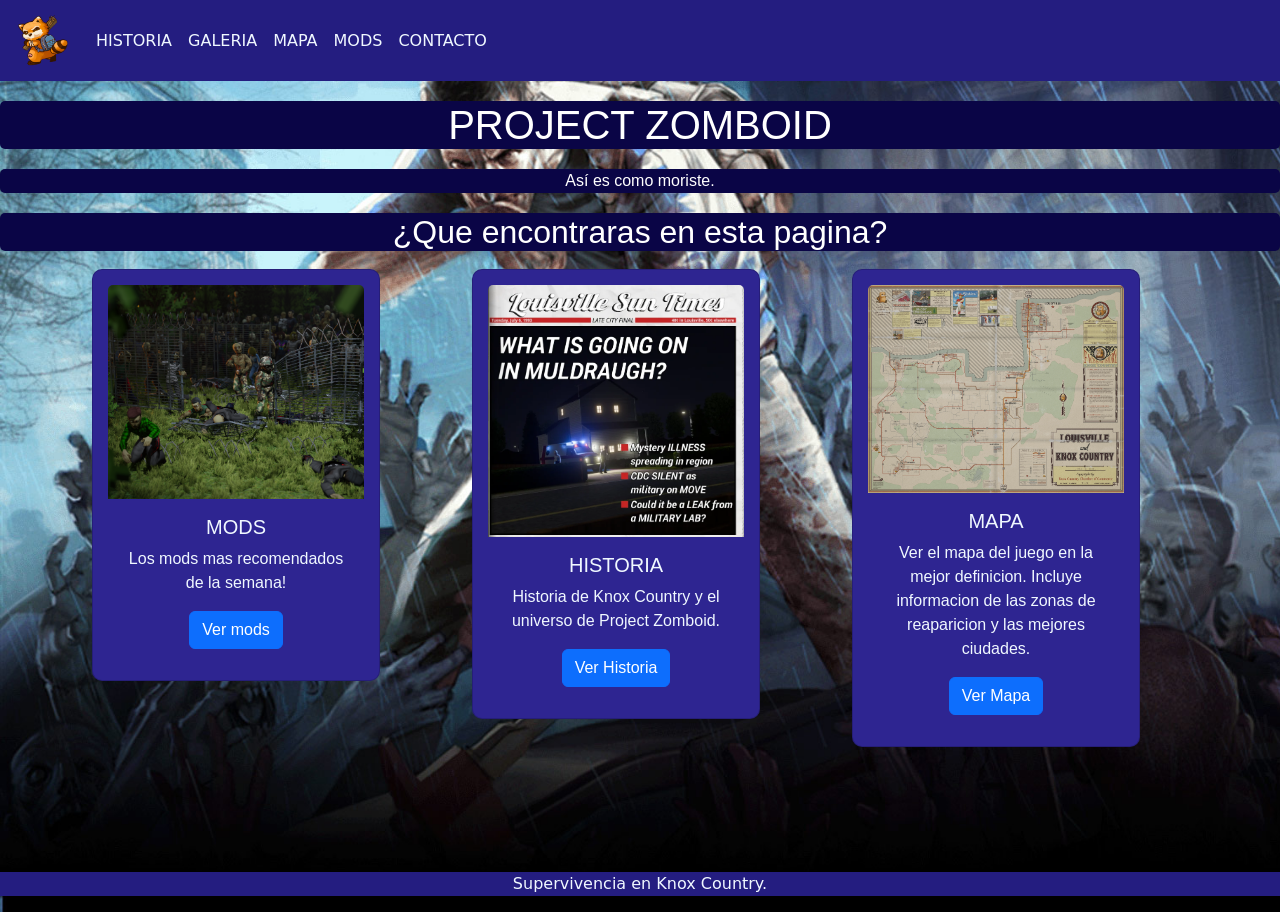
<file: index.html>
<!DOCTYPE html>
<html lang="en">
<head>
    <meta charset="UTF-8">
    <meta name="viewport" content="width=device-width, initial-scale=1.0">
    <title>Document</title>
    <link href="https://cdn.jsdelivr.net/npm/bootstrap@5.3.8/dist/css/bootstrap.min.css" rel="stylesheet" integrity="sha384-sRIl4kxILFvY47J16cr9ZwB07vP4J8+LH7qKQnuqkuIAvNWLzeN8tE5YBujZqJLB" crossorigin="anonymous">
    <script src="https://cdn.jsdelivr.net/npm/bootstrap@5.3.8/dist/js/bootstrap.bundle.min.js" integrity="sha384-FKyoEForCGlyvwx9Hj09JcYn3nv7wiPVlz7YYwJrWVcXK/BmnVDxM+D2scQbITxI" crossorigin="anonymous"></script>
    <link rel="stylesheet" href="css/style.css">
</head>
<body>
    <nav class="navbar navbar-expand-lg bg-personalizado">
  <div class="container-fluid">
    <a class="navbar-brand" href="index.html"><img src="img\spiffo.webp" alt="spiffo" width="60" height="55"></a>
    <button class="navbar-toggler" type="button" data-bs-toggle="collapse" data-bs-target="#navbarSupportedContent" aria-controls="navbarSupportedContent" aria-expanded="false" aria-label="Toggle navigation">
      <span class="navbar-toggler-icon"></span>
    </button>
    <div class="collapse navbar-collapse" id="navbarSupportedContent">
      <ul class="navbar-nav me-auto mb-2 mb-lg-0">
        <li class="nav-item">
          <a class="nav-link color-letras" aria-current="page" href="historia.html">HISTORIA</a>
        </li>
        <li class="nav-item">
          <a class="nav-link color-letras" href="galeria.html">GALERIA</a>
        </li>
        <li class="nav-item">
          <a class="nav-link color-letras" href="mapa.html">MAPA</a>
        </li>
        <li class="nav-item">
          <a class="nav-link color-letras" href="mods.html">MODS</a>
        </li>
        <li class="nav-item">
          <a class="nav-link color-letras" href="contacto.html">CONTACTO</a>
        </li>
    </div>
  </div>
</nav>

<section style="text-align: center">

    <h1 class="color-parrafos-inicio marco-texto" >PROJECT ZOMBOID</h1>
   <p class="color-parrafos-inicio marco-texto" >Así es como moriste.</p>
            
</section>

<section class="color-parrafos-inicio ">
  <h2 class= "marco-texto" style="text-align: center" >¿Que encontraras en esta pagina?</h2>
  <div class="container text-center tarjeta-index-borde ">
    <div class="row">
      <div class="col">
        <div class="card tarjeta tarjeta-index-borde" style="width: 18rem;">
  <img src="img/LSTJuly15.png" class="card-img-top" alt="...">
  <div class="card-body">
    <h5 class="card-title">MODS</h5>
    <p class="card-text">Los mods mas recomendados de la semana!</p>
    <a href="mods.html" class="btn btn-primary" style="font-family:'Segoe UI', Tahoma, Geneva, Verdana, sans-serif">Ver mods</a>
  </div>
</div>
    </div>
    <div class="col">
      <div class="card tarjeta tarjeta-index-borde" style="width: 18rem;">
  <img src="img/LouisvilleSunTimesPhoto_July6.webp" class="card-img-top" alt="...">
  <div class="card-body">
    <h5 class="card-title">HISTORIA</h5>
    <p class="card-text">Historia de Knox Country y el universo de Project Zomboid.</p>
    <a href="historia.html" class="btn btn-primary" style="font-family:'Segoe UI', Tahoma, Geneva, Verdana, sans-serif">Ver Historia</a>
  </div>
</div>
    </div>
    <div class="col">
      <div class="card tarjeta tarjeta-index-borde" style="width: 18rem;">
  <img src="img/KnoxCountry.webp" class="card-img-top " alt="...">
  <div class="card-body">
    <h5 class="card-title">MAPA</h5>
    <p class="card-text">Ver el mapa del juego en la mejor definicion. Incluye informacion de las zonas de reaparicion y las mejores ciudades.</p>
    <a href="mapa.html" class="btn btn-primary" style="font-family:'Segoe UI', Tahoma, Geneva, Verdana, sans-serif">Ver Mapa</a>
  </div>
</div>
    </div>
    </div>
  </div>
</section>

</body>


<footer class="text-center bg-personalizado">
        <p class="color-letras" >Supervivencia en Knox Country.</p>
    </footer>

    

</html>
</file>
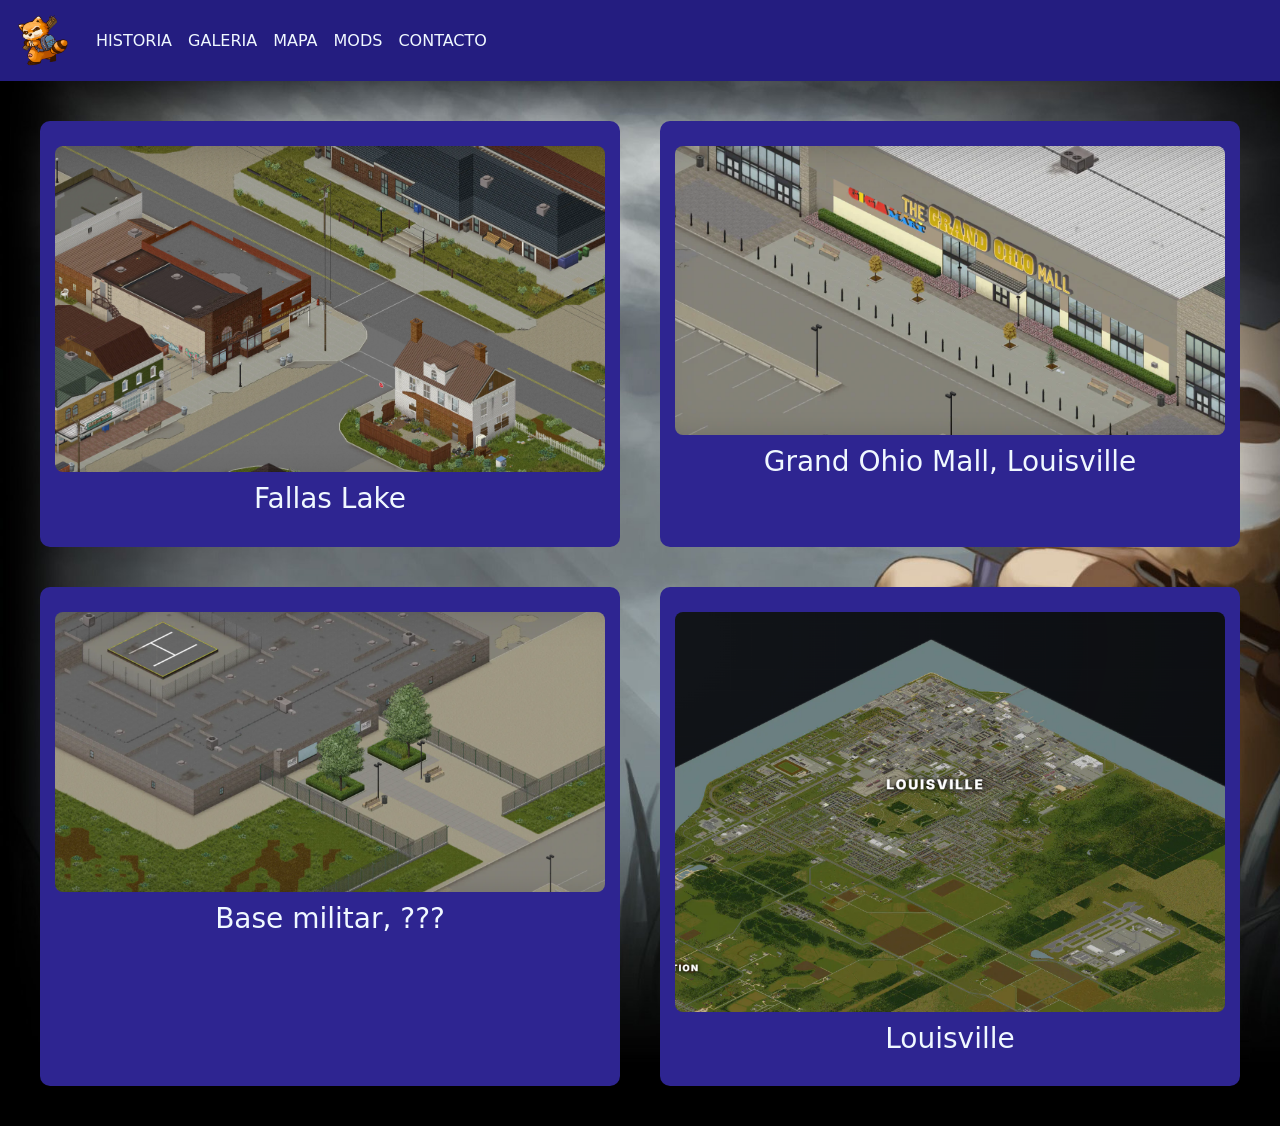
<file: galeria.html>
<!DOCTYPE html>
<html lang="en">
<head>
    <meta charset="UTF-8">
    <meta name="viewport" content="width=device-width, initial-scale=1.0">
    <title>GALERIA</title>
    <link href="https://cdn.jsdelivr.net/npm/bootstrap@5.3.8/dist/css/bootstrap.min.css" rel="stylesheet" integrity="sha384-sRIl4kxILFvY47J16cr9ZwB07vP4J8+LH7qKQnuqkuIAvNWLzeN8tE5YBujZqJLB" crossorigin="anonymous">
    <script src="https://cdn.jsdelivr.net/npm/bootstrap@5.3.8/dist/js/bootstrap.bundle.min.js" integrity="sha384-FKyoEForCGlyvwx9Hj09JcYn3nv7wiPVlz7YYwJrWVcXK/BmnVDxM+D2scQbITxI" crossorigin="anonymous"></script>
    <link rel="stylesheet" href="css/style.css">
</head>
<body class = "body-fondo2">

<nav class="navbar navbar-expand-lg bg-personalizado">
  <div class="container-fluid">
    <a class="navbar-brand" href="index.html"><img src="img\spiffo.webp" alt="spiffo" width="60" height="55"></a>
    <button class="navbar-toggler" type="button" data-bs-toggle="collapse" data-bs-target="#navbarSupportedContent" aria-controls="navbarSupportedContent" aria-expanded="false" aria-label="Toggle navigation">
      <span class="navbar-toggler-icon"></span>
    </button>
    <div class="collapse navbar-collapse" id="navbarSupportedContent">
      <ul class="navbar-nav me-auto mb-2 mb-lg-0">
        <li class="nav-item">
          <a class="nav-link color-letras" aria-current="page" href="historia.html">HISTORIA</a>
        </li>
        <li class="nav-item">
          <a class="nav-link color-letras" href="galeria.html">GALERIA</a>
        </li>
        <li class="nav-item">
          <a class="nav-link color-letras" href="mapa.html">MAPA</a>
        </li>
        <li class="nav-item">
          <a class="nav-link color-letras" href="mods.html">MODS</a>
        </li>
        <li class="nav-item">
          <a class="nav-link color-letras" href="contacto.html">CONTACTO</a>
        </li>
    </div>
  </div>
</nav>

<section class="tarjetas-grid">

  <div class="tarjeta">
    <img src="img/fallaslake.png" alt="Fallas Lake" class="tarjeta-imagen">
    <h3>Fallas Lake</h3>
    <p></p>
  </div>

  <div class="tarjeta">
    <img src="img/mallohio.png" alt="Grand Ohio Mall" class="tarjeta-imagen">
    <h3>Grand Ohio Mall, Louisville</h3>
    <p></p>
  </div>

  <div class="tarjeta">
    <img src="img/base.png" alt="Base militar" class="tarjeta-imagen">
    <h3>Base militar, ???</h3>
    <p></p>
  </div>

  <div class="tarjeta">
    <img src="img/louisville.png" alt="Louisville" class="tarjeta-imagen">
    <h3>Louisville</h3>
    <p></p>
  </div>

</section>

    
</body>
</html>
</file>
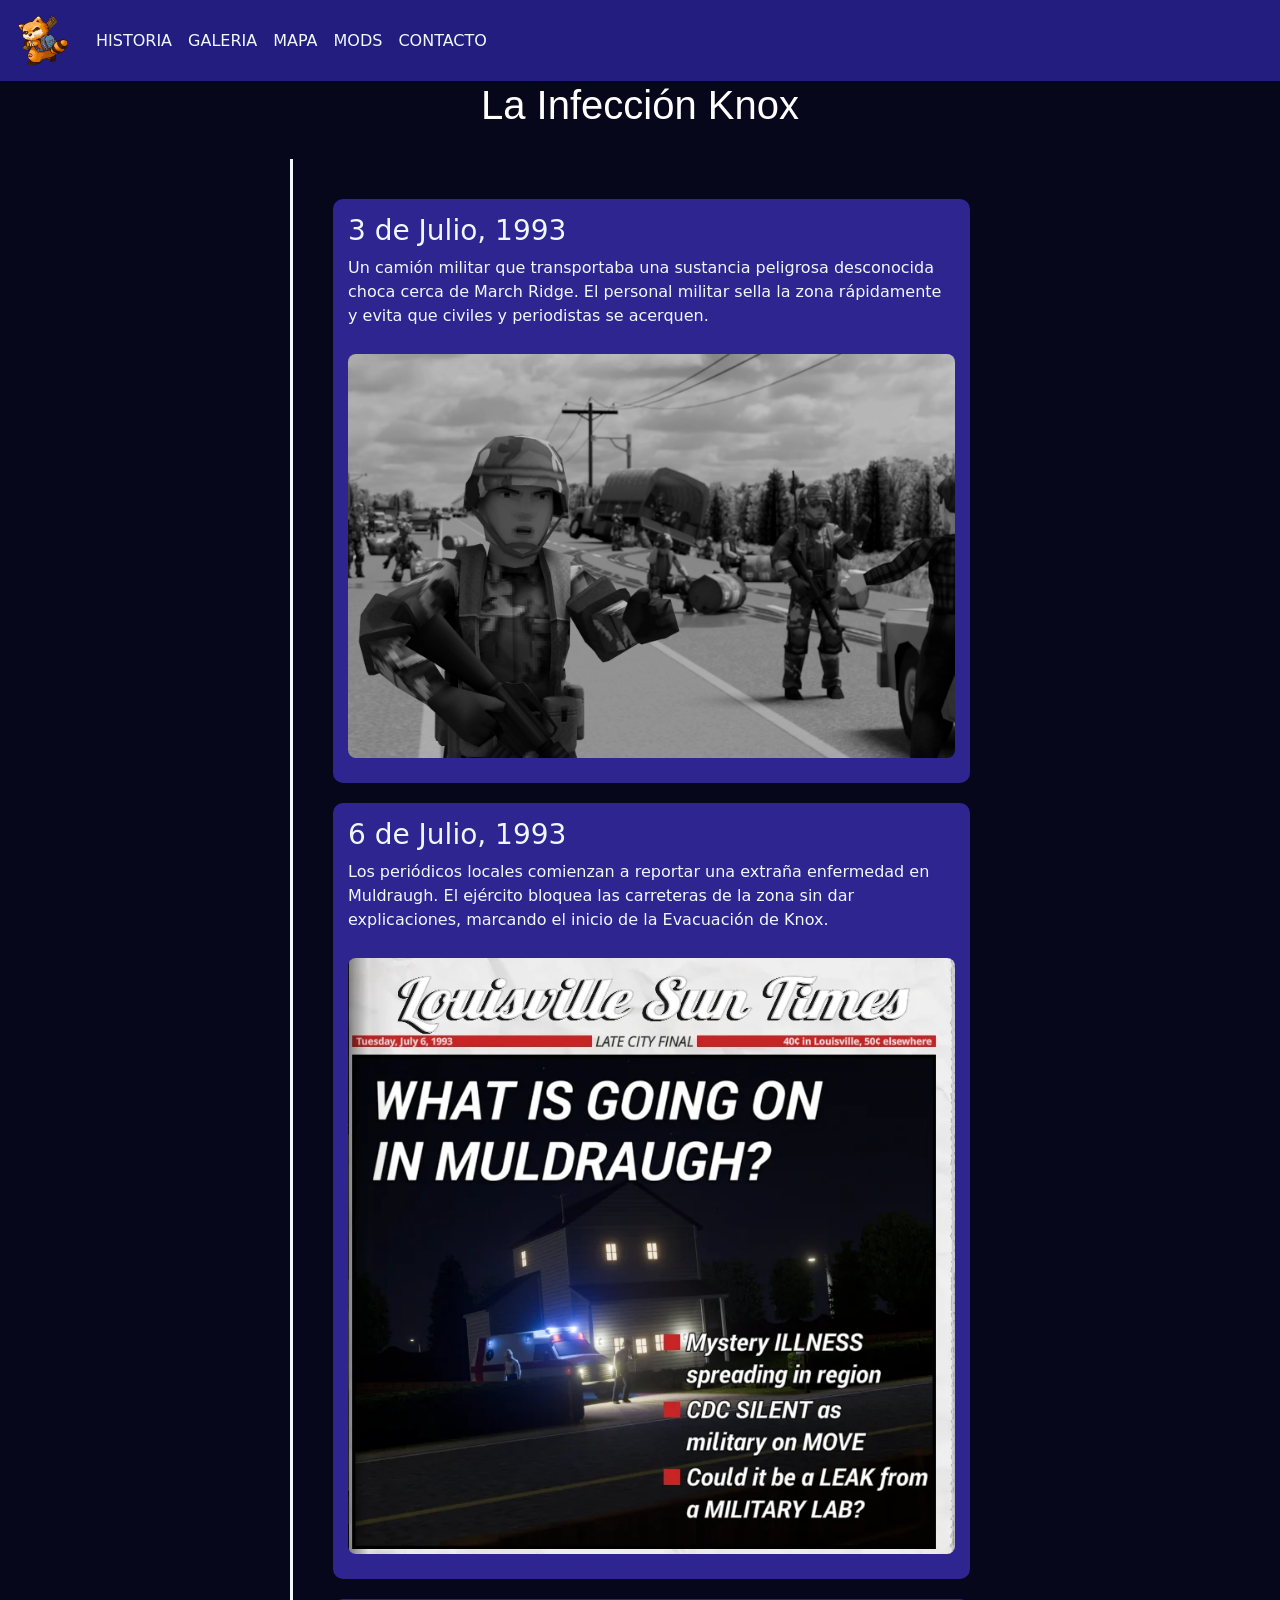
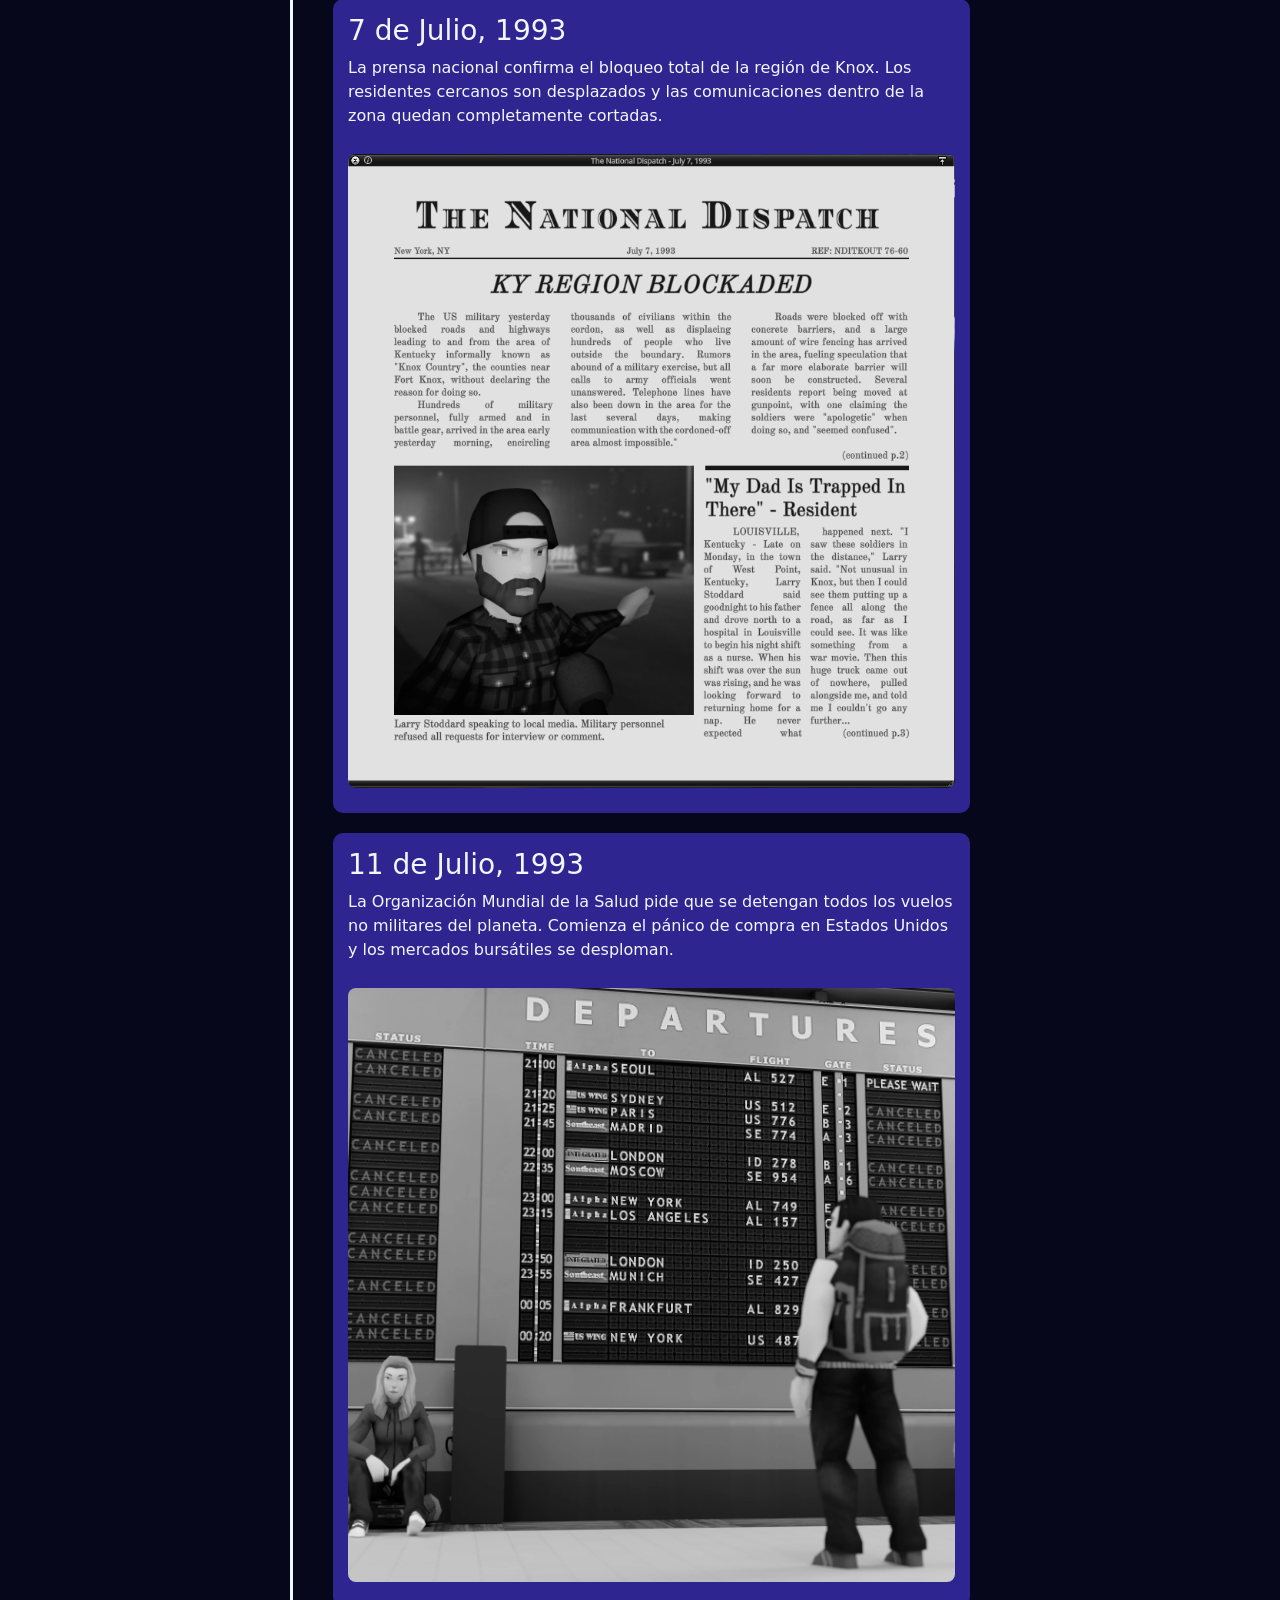
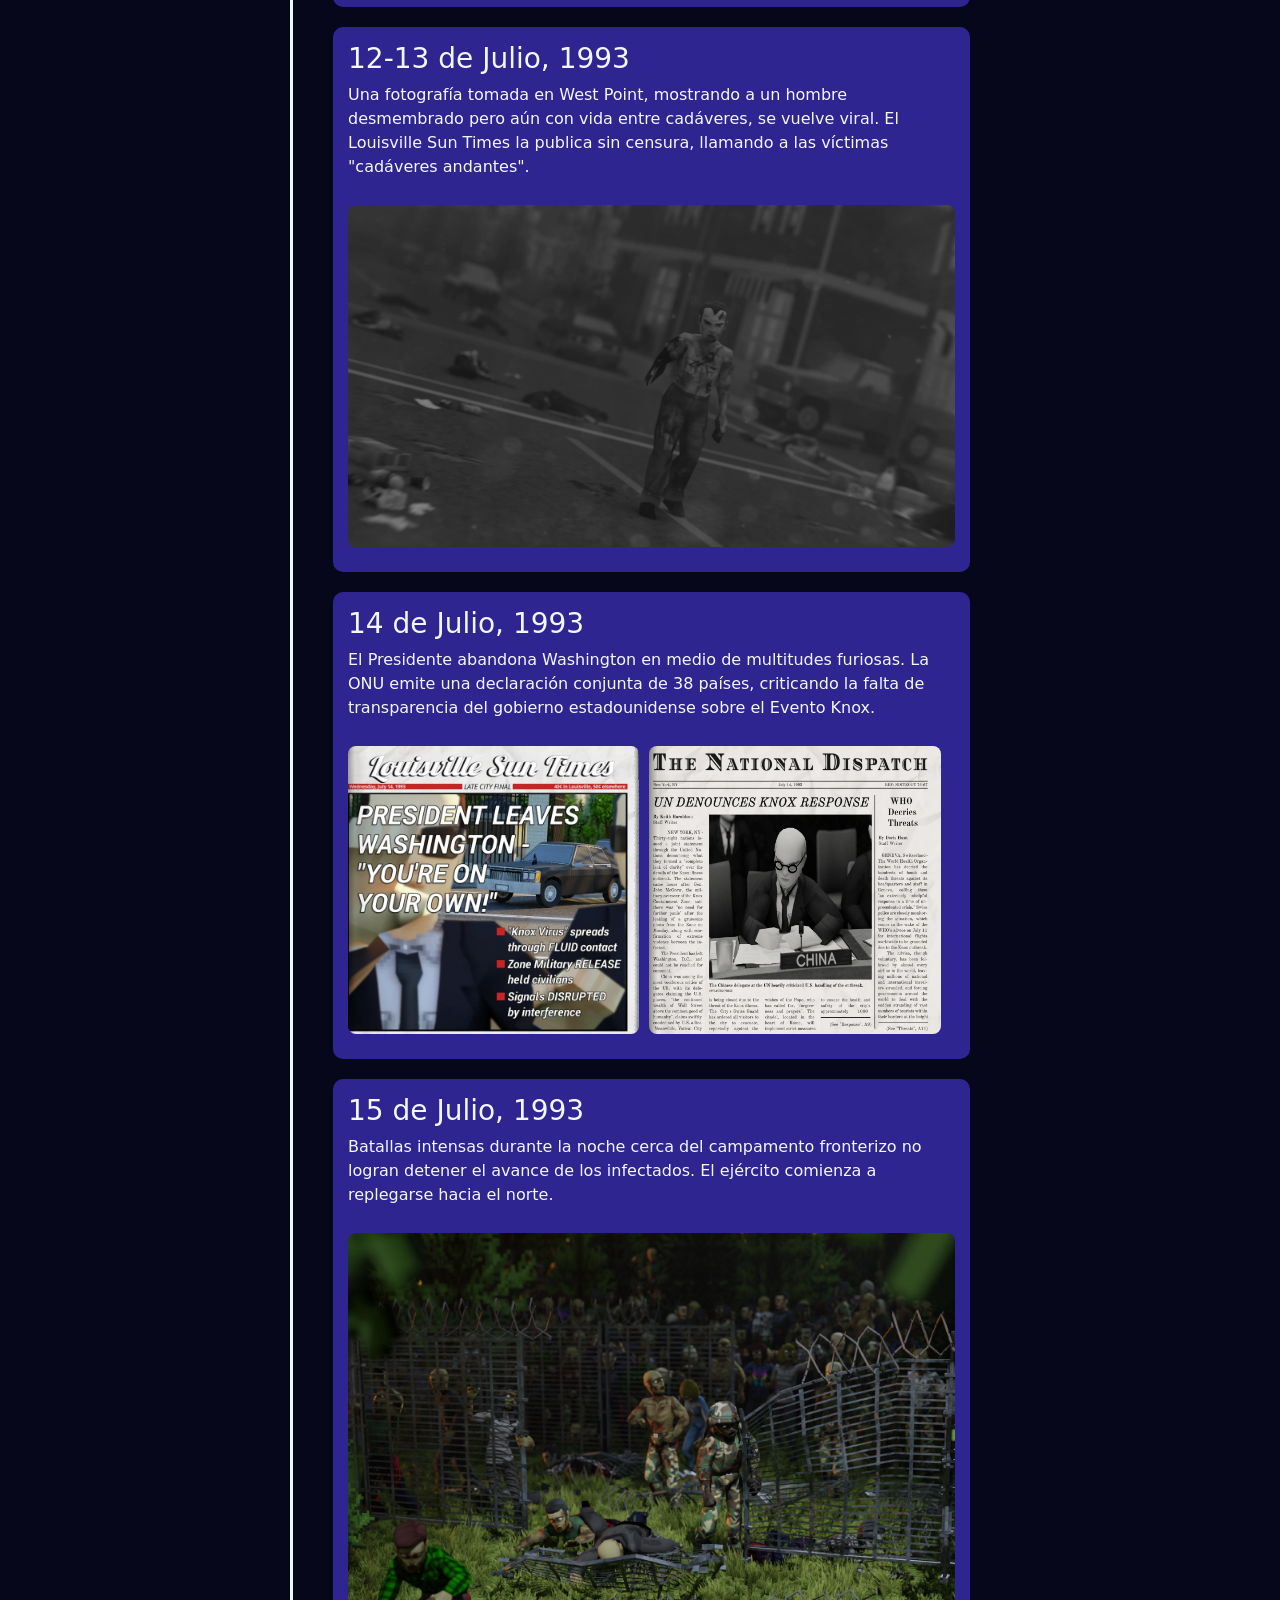
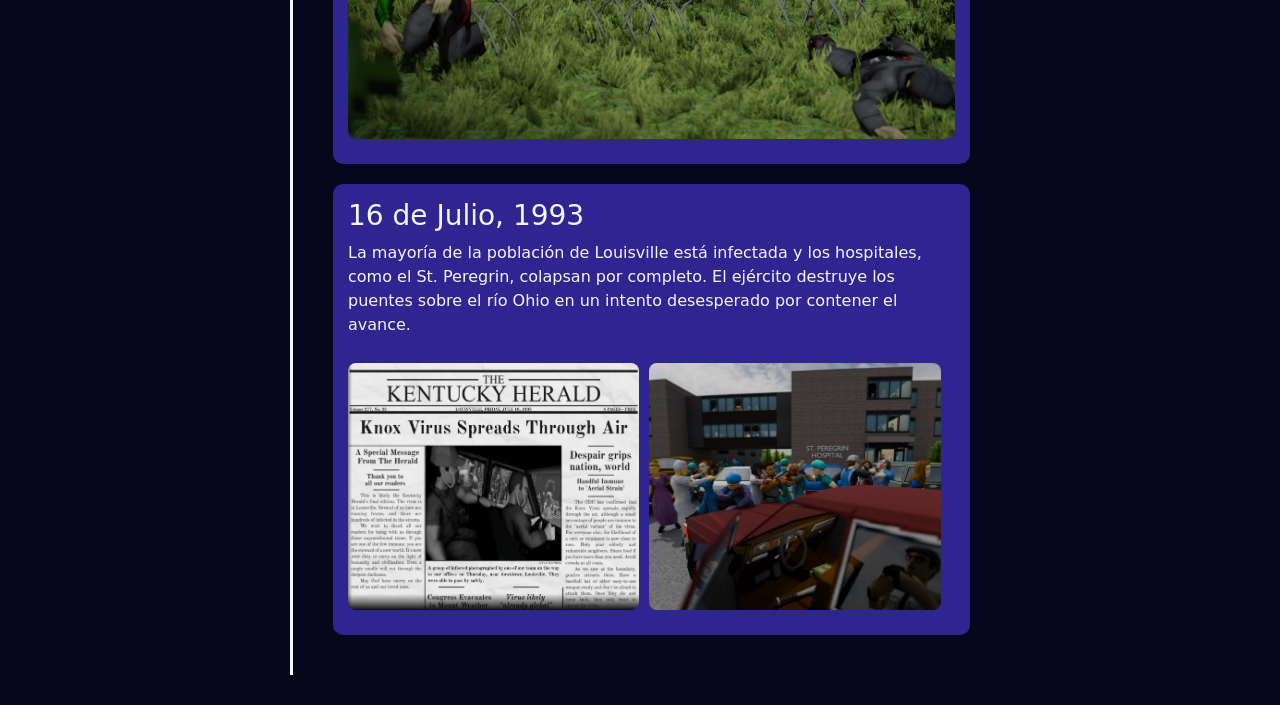
<file: historia.html>
<!DOCTYPE html>
<html lang="en">
<head>
    <meta charset="UTF-8">
    <meta name="viewport" content="width=device-width, initial-scale=1.0">
    <title>Historia</title>
    <link href="https://cdn.jsdelivr.net/npm/bootstrap@5.3.8/dist/css/bootstrap.min.css" rel="stylesheet" integrity="sha384-sRIl4kxILFvY47J16cr9ZwB07vP4J8+LH7qKQnuqkuIAvNWLzeN8tE5YBujZqJLB" crossorigin="anonymous">
    <script src="https://cdn.jsdelivr.net/npm/bootstrap@5.3.8/dist/js/bootstrap.bundle.min.js" integrity="sha384-FKyoEForCGlyvwx9Hj09JcYn3nv7wiPVlz7YYwJrWVcXK/BmnVDxM+D2scQbITxI" crossorigin="anonymous"></script>
    <link rel="stylesheet" href="css/style.css">
</head>
<body id="body-historia">
    <nav class="navbar navbar-expand-lg bg-personalizado">
  <div class="container-fluid">
    <a class="navbar-brand" href="index.html"><img src="img\spiffo.webp" alt="spiffo" width="60" height="55"></a>
    <button class="navbar-toggler" type="button" data-bs-toggle="collapse" data-bs-target="#navbarSupportedContent" aria-controls="navbarSupportedContent" aria-expanded="false" aria-label="Toggle navigation">
      <span class="navbar-toggler-icon"></span>
    </button>
    <div class="collapse navbar-collapse" id="navbarSupportedContent">
      <ul class="navbar-nav me-auto mb-2 mb-lg-0">
        <li class="nav-item">
          <a class="nav-link color-letras" aria-current="page" href="historia.html">HISTORIA</a>
        </li>
        <li class="nav-item">
          <a class="nav-link color-letras" href="galeria.html">GALERIA</a>
        </li>
        <li class="nav-item">
          <a class="nav-link color-letras" href="mapa.html">MAPA</a>
        </li>
        <li class="nav-item">
          <a class="nav-link color-letras" href="mods.html">MODS</a>
        </li>
        <li class="nav-item">
          <a class="nav-link color-letras" href="contacto.html">CONTACTO</a>
        </li>
      </ul>
    </div>
  </div>
</nav>

<h1 style="text-align: center;" class="color-parrafos-inicio">La Infección Knox</h1>

<div class="timeline">

  <div class="timeline-item">
    <h3>3 de Julio, 1993</h3>
    <p>Un camión militar que transportaba una sustancia peligrosa desconocida choca cerca de March Ridge. El personal militar sella la zona rápidamente y evita que civiles y periodistas se acerquen.</p>
    <img src="img/MilitaryChemicalLeak.webp" alt="Accidente militar cerca de March Ridge" class="tarjeta-imagen">
  </div>

  <div class="timeline-item">
    <h3>6 de Julio, 1993</h3>
    <p>Los periódicos locales comienzan a reportar una extraña enfermedad en Muldraugh. El ejército bloquea las carreteras de la zona sin dar explicaciones, marcando el inicio de la Evacuación de Knox.</p>
    <img src="img/LouisvilleSunTimesPhoto_July6.webp" alt="Louisville Sun Times, 6 de julio" class="tarjeta-imagen">
  </div>

  <div class="timeline-item">
    <h3>7 de Julio, 1993</h3>
    <p>La prensa nacional confirma el bloqueo total de la región de Knox. Los residentes cercanos son desplazados y las comunicaciones dentro de la zona quedan completamente cortadas.</p>
    <img src="img/Newspaper_EnNationalDispatch.png" alt="The National Dispatch, 7 de julio" class="tarjeta-imagen">
  </div>

  <div class="timeline-item">
    <h3>11 de Julio, 1993</h3>
    <p>La Organización Mundial de la Salud pide que se detengan todos los vuelos no militares del planeta. Comienza el pánico de compra en Estados Unidos y los mercados bursátiles se desploman.</p>
    <img src="img/AllFlightsGrounded.webp" alt="Aeropuerto con vuelos cancelados" class="tarjeta-imagen">
  </div>

  <div class="timeline-item">
    <h3>12-13 de Julio, 1993</h3>
    <p>Una fotografía tomada en West Point, mostrando a un hombre desmembrado pero aún con vida entre cadáveres, se vuelve viral. El Louisville Sun Times la publica sin censura, llamando a las víctimas "cadáveres andantes".</p>
    <img src="img/TheDismemberedInfected.webp" alt="Infectado desmembrado en West Point" class="tarjeta-imagen">
  </div>

  <div class="timeline-item">
    <h3>14 de Julio, 1993</h3>
    <p>El Presidente abandona Washington en medio de multitudes furiosas. La ONU emite una declaración conjunta de 38 países, criticando la falta de transparencia del gobierno estadounidense sobre el Evento Knox.</p>
    <div class="timeline-imagenes">
      <img src="img/LouisvilleSunTimes_July14.webp" alt="Louisville Sun Times, 14 de julio" class="tarjeta-imagen">
      <img src="img/NationalDispatch_July14.webp" alt="National Dispatch, 14 de julio" class="tarjeta-imagen">
    </div>
  </div>

  <div class="timeline-item">
    <h3>15 de Julio, 1993</h3>
    <p>Batallas intensas durante la noche cerca del campamento fronterizo no logran detener el avance de los infectados. El ejército comienza a replegarse hacia el norte.</p>
    <img src="img/LSTJuly15.png" alt="Louisville Sun Times, 15 de julio" class="tarjeta-imagen">
  </div>

  <div class="timeline-item">
    <h3>16 de Julio, 1993</h3>
    <p>La mayoría de la población de Louisville está infectada y los hospitales, como el St. Peregrin, colapsan por completo. El ejército destruye los puentes sobre el río Ohio en un intento desesperado por contener el avance.</p>
    <div class="timeline-imagenes">
      <img src="img/TheKentuckyHeraldJuly16.webp" alt="The Kentucky Herald, 16 de julio" class="tarjeta-imagen">
      <img src="img/StPeregrinOverrun.webp" alt="Hospital St. Peregrin desbordado" class="tarjeta-imagen">
    </div>
  </div>

</div>

</body>
</html>
</file>
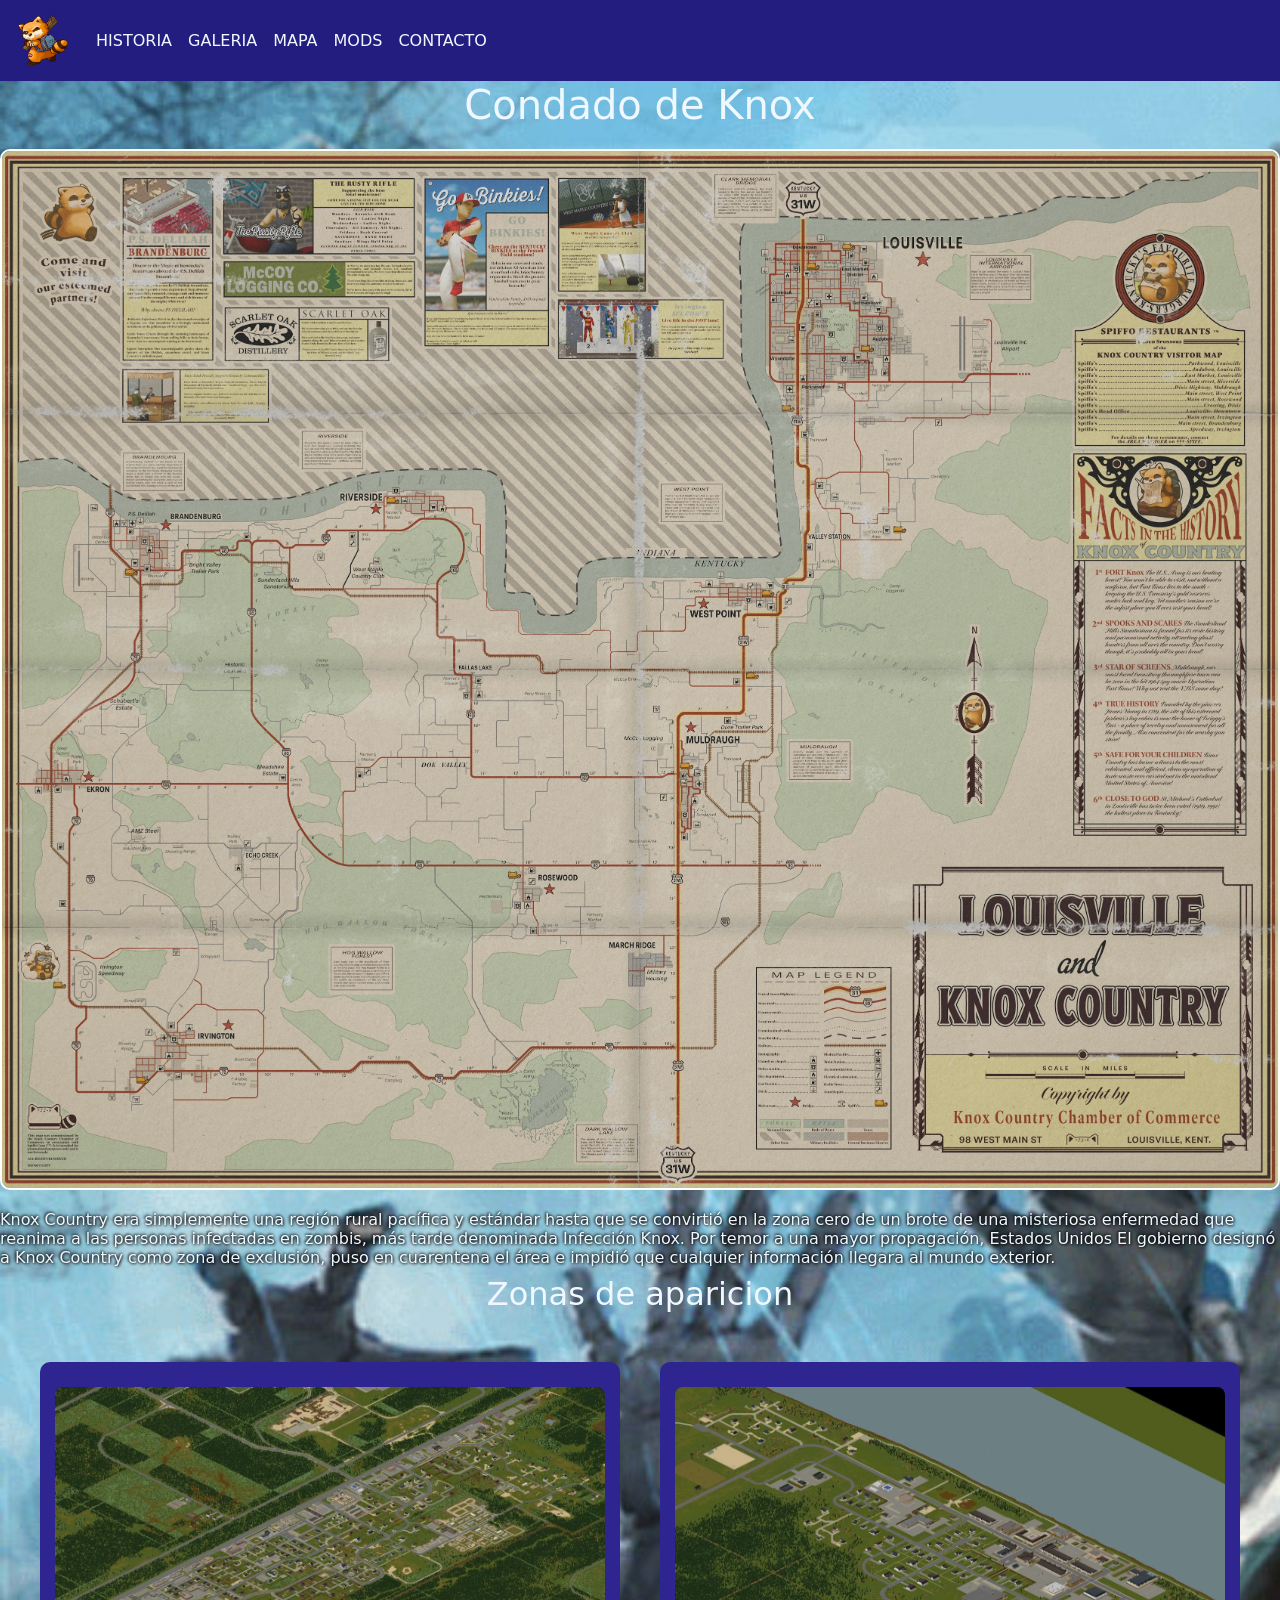
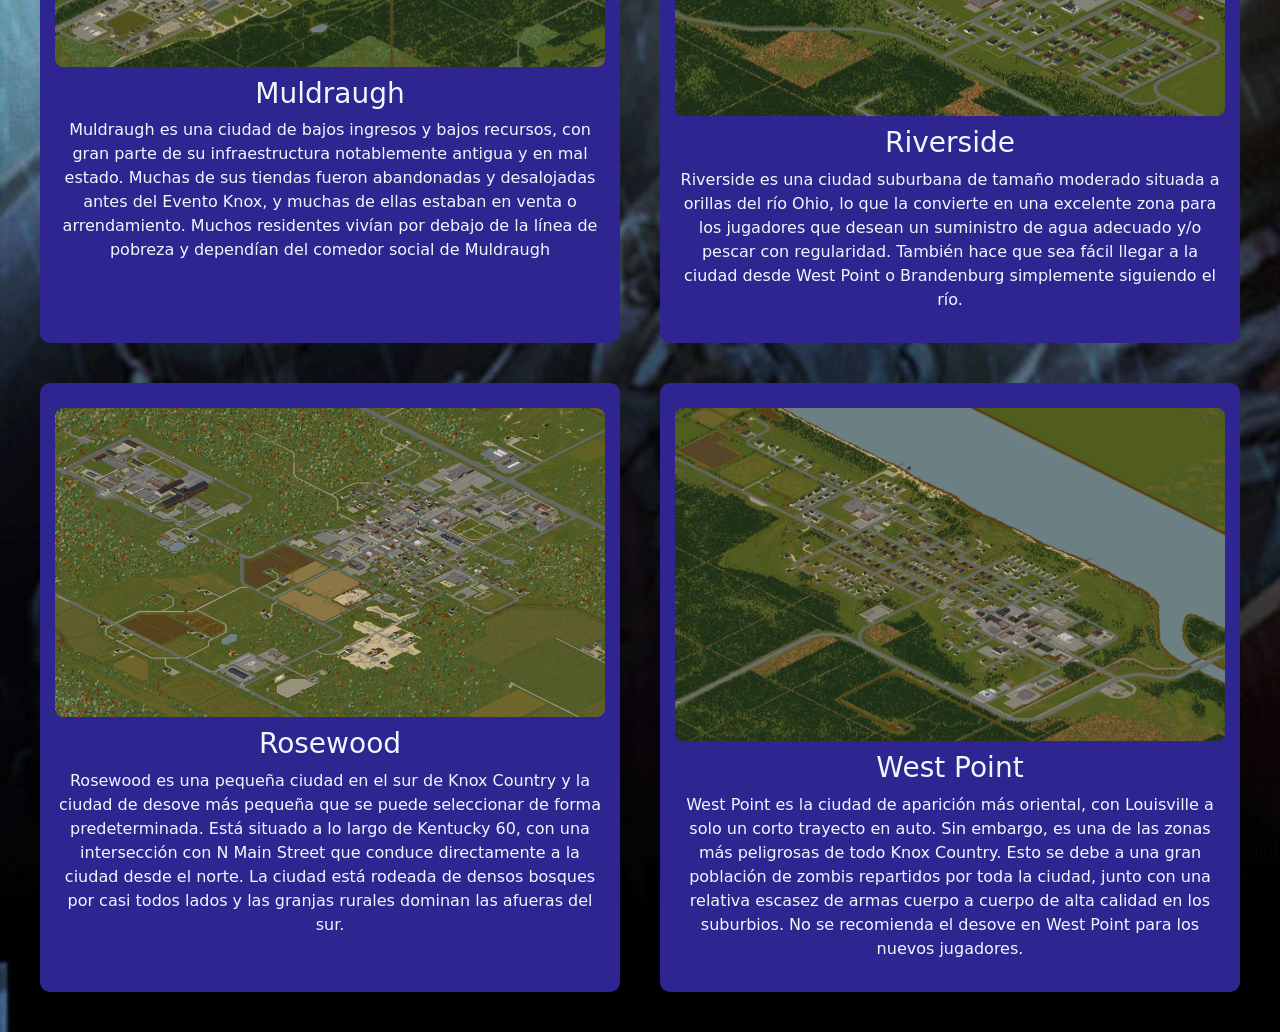
<file: mapa.html>
<!DOCTYPE html>
<html lang="en">
<head>
    <meta charset="UTF-8">
    <meta name="viewport" content="width=device-width, initial-scale=1.0">
    <title>Document</title>
    <link href="https://cdn.jsdelivr.net/npm/bootstrap@5.3.8/dist/css/bootstrap.min.css" rel="stylesheet" integrity="sha384-sRIl4kxILFvY47J16cr9ZwB07vP4J8+LH7qKQnuqkuIAvNWLzeN8tE5YBujZqJLB" crossorigin="anonymous">
    <script src="https://cdn.jsdelivr.net/npm/bootstrap@5.3.8/dist/js/bootstrap.bundle.min.js" integrity="sha384-FKyoEForCGlyvwx9Hj09JcYn3nv7wiPVlz7YYwJrWVcXK/BmnVDxM+D2scQbITxI" crossorigin="anonymous"></script>
    <link rel="stylesheet" href="css/style.css">
</head>
<body>

  <nav class="navbar navbar-expand-lg bg-personalizado">
  <div class="container-fluid">
    <a class="navbar-brand" href="index.html"><img src="img\spiffo.webp" alt="spiffo" width="60" height="55"></a>
    <button class="navbar-toggler" type="button" data-bs-toggle="collapse" data-bs-target="#navbarSupportedContent" aria-controls="navbarSupportedContent" aria-expanded="false" aria-label="Toggle navigation">
      <span class="navbar-toggler-icon"></span>
    </button>
    <div class="collapse navbar-collapse" id="navbarSupportedContent">
      <ul class="navbar-nav me-auto mb-2 mb-lg-0">
        <li class="nav-item">
          <a class="nav-link color-letras" aria-current="page" href="#">HISTORIA</a>
        </li>
        <li class="nav-item">
          <a class="nav-link color-letras" href="galeria.html">GALERIA</a>
        </li>
        <li class="nav-item">
          <a class="nav-link color-letras" href="mapa.html">MAPA</a>
        </li>
        <li class="nav-item">
          <a class="nav-link color-letras" href="mods.html">MODS</a>
        </li>
        <li class="nav-item">
          <a class="nav-link color-letras" href="contacto.html">CONTACTO</a>
        </li>
    </div>
  </div>
</nav>

<h1 style="text-align: center; color: aliceblue;">Condado de Knox</h1>

<img src="img/KnoxCountry.webp" alt="Mapa condado Knox" class="imagen-destacada">

<h6 class = "texto-descripcion" style="color: aliceblue;">Knox Country era simplemente una región rural pacífica y estándar hasta que se convirtió en la zona cero de un brote de una misteriosa enfermedad que reanima a las personas infectadas en zombis, más tarde denominada Infección Knox. Por temor a una mayor propagación, Estados Unidos El gobierno designó a Knox Country como zona de exclusión, puso en cuarentena el área e impidió que cualquier información llegara al mundo exterior.</h6>

<h2 style="text-align: center; color: aliceblue;">Zonas de aparicion</h2>

<section class="tarjetas-grid">

  <div class="tarjeta">
    <img src="img/Muldraugh.webp" alt="Muldraugh" class="tarjeta-imagen">
    <h3>Muldraugh</h3>
    <p>Muldraugh es una ciudad de bajos ingresos y bajos recursos, con gran parte de su infraestructura notablemente antigua y en mal estado. Muchas de sus tiendas fueron abandonadas y desalojadas antes del Evento Knox, y muchas de ellas estaban en venta o arrendamiento. Muchos residentes vivían por debajo de la línea de pobreza y dependían del comedor social de Muldraugh </p>
  </div>

  <div class="tarjeta">
    <img src="img/Riverside.webp" alt="Riverside" class="tarjeta-imagen">
    <h3>Riverside</h3>
    <p>Riverside es una ciudad suburbana de tamaño moderado situada a orillas del río Ohio, lo que la convierte en una excelente zona para los jugadores que desean un suministro de agua adecuado y/o pescar con regularidad. También hace que sea fácil llegar a la ciudad desde West Point o Brandenburg simplemente siguiendo el río.</p>
  </div>

  <div class="tarjeta">
    <img src="img/Rosewood.webp" alt="Rosewood" class="tarjeta-imagen">
    <h3>Rosewood</h3>
    <p>Rosewood es una pequeña ciudad en el sur de Knox Country y la ciudad de desove más pequeña que se puede seleccionar de forma predeterminada. Está situado a lo largo de Kentucky 60, con una intersección con N Main Street que conduce directamente a la ciudad desde el norte. La ciudad está rodeada de densos bosques por casi todos lados y las granjas rurales dominan las afueras del sur.</p>
  </div>

  <div class="tarjeta">
    <img src="img/West_Point.webp" alt="West Point" class="tarjeta-imagen">
    <h3>West Point</h3>
    <p>West Point es la ciudad de aparición más oriental, con Louisville a solo un corto trayecto en auto. Sin embargo, es una de las zonas más peligrosas de todo Knox Country. Esto se debe a una gran población de zombis repartidos por toda la ciudad, junto con una relativa escasez de armas cuerpo a cuerpo de alta calidad en los suburbios. No se recomienda el desove en West Point para los nuevos jugadores.</p>
  </div>

</section>

</body>
</html>
</file>
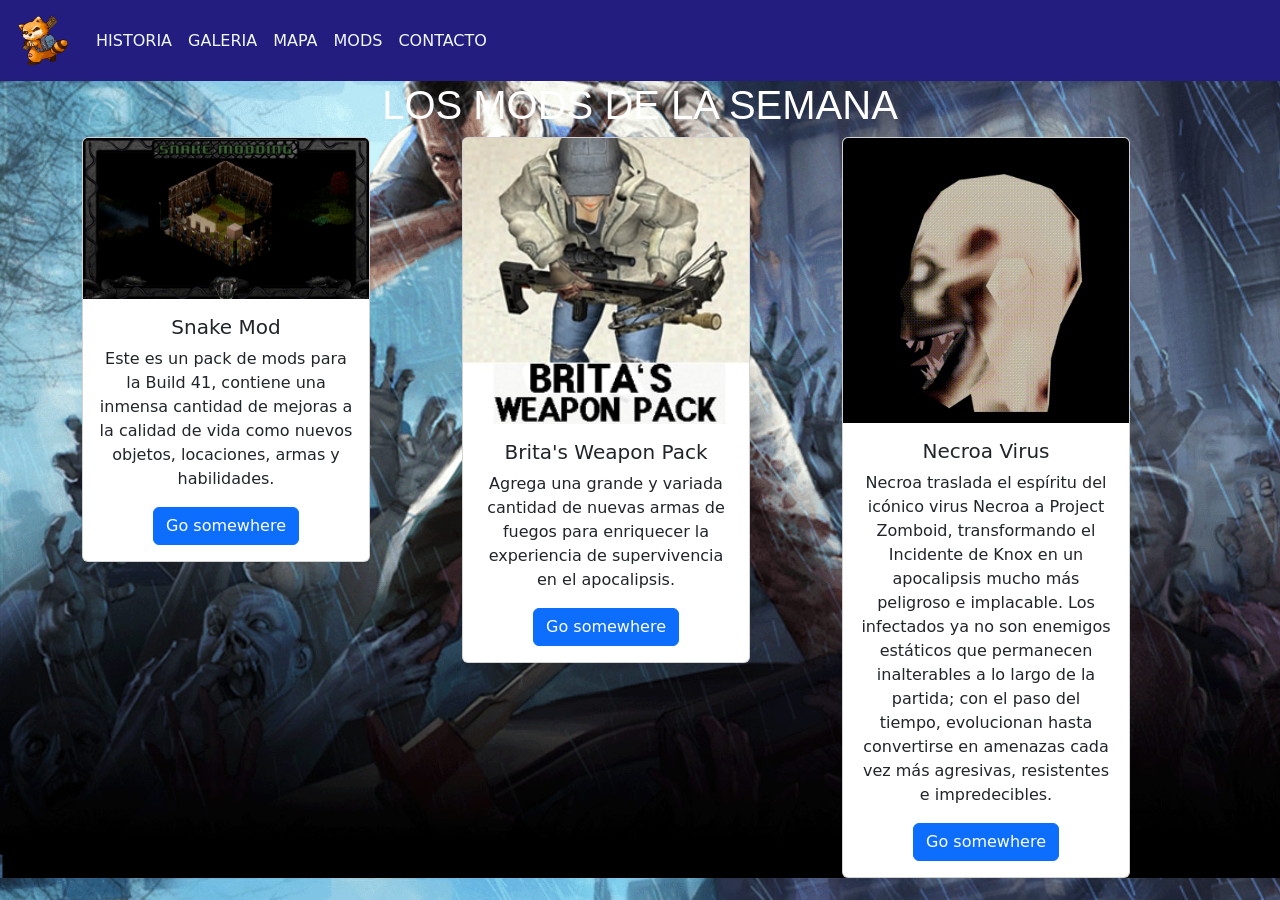
<file: mods.html>
<!DOCTYPE html>
<html lang="en">
<head>
    <meta charset="UTF-8">
    <meta name="viewport" content="width=device-width, initial-scale=1.0">
    <title>Document</title>
    <link href="https://cdn.jsdelivr.net/npm/bootstrap@5.3.8/dist/css/bootstrap.min.css" rel="stylesheet" integrity="sha384-sRIl4kxILFvY47J16cr9ZwB07vP4J8+LH7qKQnuqkuIAvNWLzeN8tE5YBujZqJLB" crossorigin="anonymous">
    <script src="https://cdn.jsdelivr.net/npm/bootstrap@5.3.8/dist/js/bootstrap.bundle.min.js" integrity="sha384-FKyoEForCGlyvwx9Hj09JcYn3nv7wiPVlz7YYwJrWVcXK/BmnVDxM+D2scQbITxI" crossorigin="anonymous"></script>
    <link rel="stylesheet" href="css/style.css">
</head>
<body>
    <nav class="navbar navbar-expand-lg bg-personalizado">
  <div class="container-fluid">
    <a class="navbar-brand" href="index.html"><img src="img\spiffo.webp" alt="spiffo" width="60" height="55"></a>
    <button class="navbar-toggler" type="button" data-bs-toggle="collapse" data-bs-target="#navbarSupportedContent" aria-controls="navbarSupportedContent" aria-expanded="false" aria-label="Toggle navigation">
      <span class="navbar-toggler-icon"></span>
    </button>
    <div class="collapse navbar-collapse" id="navbarSupportedContent">
      <ul class="navbar-nav me-auto mb-2 mb-lg-0">
        <li class="nav-item">
          <a class="nav-link color-letras" aria-current="page" href="#">HISTORIA</a>
        </li>
        <li class="nav-item">
          <a class="nav-link color-letras" href="galeria.html">GALERIA</a>
        </li>
        <li class="nav-item">
          <a class="nav-link color-letras" href="mapa.html">MAPA</a>
        </li>
        <li class="nav-item">
          <a class="nav-link color-letras" href="mods.html">MODS</a>
        </li>
        <li class="nav-item">
          <a class="nav-link color-letras" href="contacto.html">CONTACTO</a>
        </li>
    </div>
  </div>
</nav>

<h1 style="text-align: center;" class = "color-parrafos-inicio">LOS MODS DE LA SEMANA</h1>


<div class="container text-center">
  <div class="row">
    <div class="col">
      <div class="card" style="width: 18rem;">
  <img src="img/snakemod.jpg" class="card-img-top" alt="...">
  <div class="card-body"> 
    <h5 class="card-title">Snake Mod</h5>
    <p class="card-text">Este es un pack de mods para la Build 41, contiene una inmensa cantidad de mejoras a la calidad de vida como nuevos objetos, locaciones, armas y habilidades.</p>
    <a href="#" class="btn btn-primary">Go somewhere</a>
  </div>
</div>
    </div>
    <div class="col">
      <div class="card" style="width: 18rem;">
  <img src="img/britas.jpg" class="card-img-top" alt="...">
  <div class="card-body">
    <h5 class="card-title">Brita's Weapon Pack</h5>
    <p class="card-text">Agrega una grande y variada cantidad de nuevas armas de fuegos para enriquecer la experiencia de supervivencia en el apocalipsis.</p>
    <a href="#" class="btn btn-primary">Go somewhere</a>
  </div>
</div>
    </div>
    <div class="col">
      <div class="card" style="width: 18rem;">
  <img src="img/Necroa.png" class="card-img-top" alt="...">
  <div class="card-body">
    <h5 class="card-title">Necroa Virus</h5>
    <p class="card-text">Necroa traslada el espíritu del icónico virus Necroa a Project Zomboid, transformando el Incidente de Knox en un apocalipsis mucho más peligroso e implacable. Los infectados ya no son enemigos estáticos que permanecen inalterables a lo largo de la partida; con el paso del tiempo, evolucionan hasta convertirse en amenazas cada vez más agresivas, resistentes e impredecibles.</p>
    <a href="#" class="btn btn-primary">Go somewhere</a>
  </div>
</div>
    </div>
  </div>
</div>




</body>
</html>
</file>
<file: css/style.css>
.bg-personalizado {
    background-color: #241d80;
}
.color-letras{
    color: aliceblue;
}
.color-letras:hover{
    color: aqua;
}
.color-letras:active{
    color: aquamarine;
}

body{
    background-image: url("../img/bgk.jpg");
    background-size: cover;
}

#body-historia{
    background-color: rgb(7, 7, 27);
    background-image: none;
}

.body-fondo2{
    background-image: url("../img/spiffo2.jpg");
    background-size: center;
}
.marco-texto{
    background-color: #0a0546;
    border-radius: 5px;
    margin-top: 20px;
    }

.tarjeta-index-borde{
    margin-bottom: 115px;
}


.imagen-destacada {
    max-width: 100%;
    height: auto;
    display: block;
    margin: 20px auto;
    border-radius: 10px;
    border: 2px solid white;
}

.tarjetas-grid {
    display: grid;
    grid-template-columns: 1fr 1fr;
    gap: 20px;
    padding: 30px;
}

.tarjeta {
    background-color: #2e2591;
    border-radius: 10px;
    padding: 15px;
    margin: 10px;
    text-align: center;
    color: aliceblue;
}

.tarjeta:hover {
    background-color: #4a3fd6;
}

.tarjeta-imagen {
    width: 100%;
    height: auto;
    border-radius: 8px;
    margin-bottom: 10px;
}

@media (max-width: 768px) {
    .tarjetas-grid {
        grid-template-columns: 1fr;
    } 
}

.texto-descripcion {
    color: aliceblue;
    text-shadow: 1px 1px 3px black, -1px -1px 3px black;
}

.color-parrafos-inicio {
    color: white;
    font-family: Impact, Haettenschweiler, 'Arial Narrow Bold', sans-serif
}

.timeline {
    max-width: 700px;
    margin: 30px auto;
    padding: 20px;
    border-left: 3px solid aliceblue;
}

.timeline-item {
    background-color: #2e2591;
    color: aliceblue;
    padding: 15px;
    margin: 20px 0 20px 20px;
    border-radius: 10px;
}

.timeline-item:hover {
    background-color: #4a3fd6;
}

.timeline-imagenes {
    display: flex;
    gap: 10px;
    flex-wrap: wrap;
}

.timeline-imagenes .tarjeta-imagen {
    width: 48%;
}

.tarjeta-imagen {
    width: 100%;
    height: auto;
    border-radius: 8px;
    margin-top: 10px;
}
</file>
